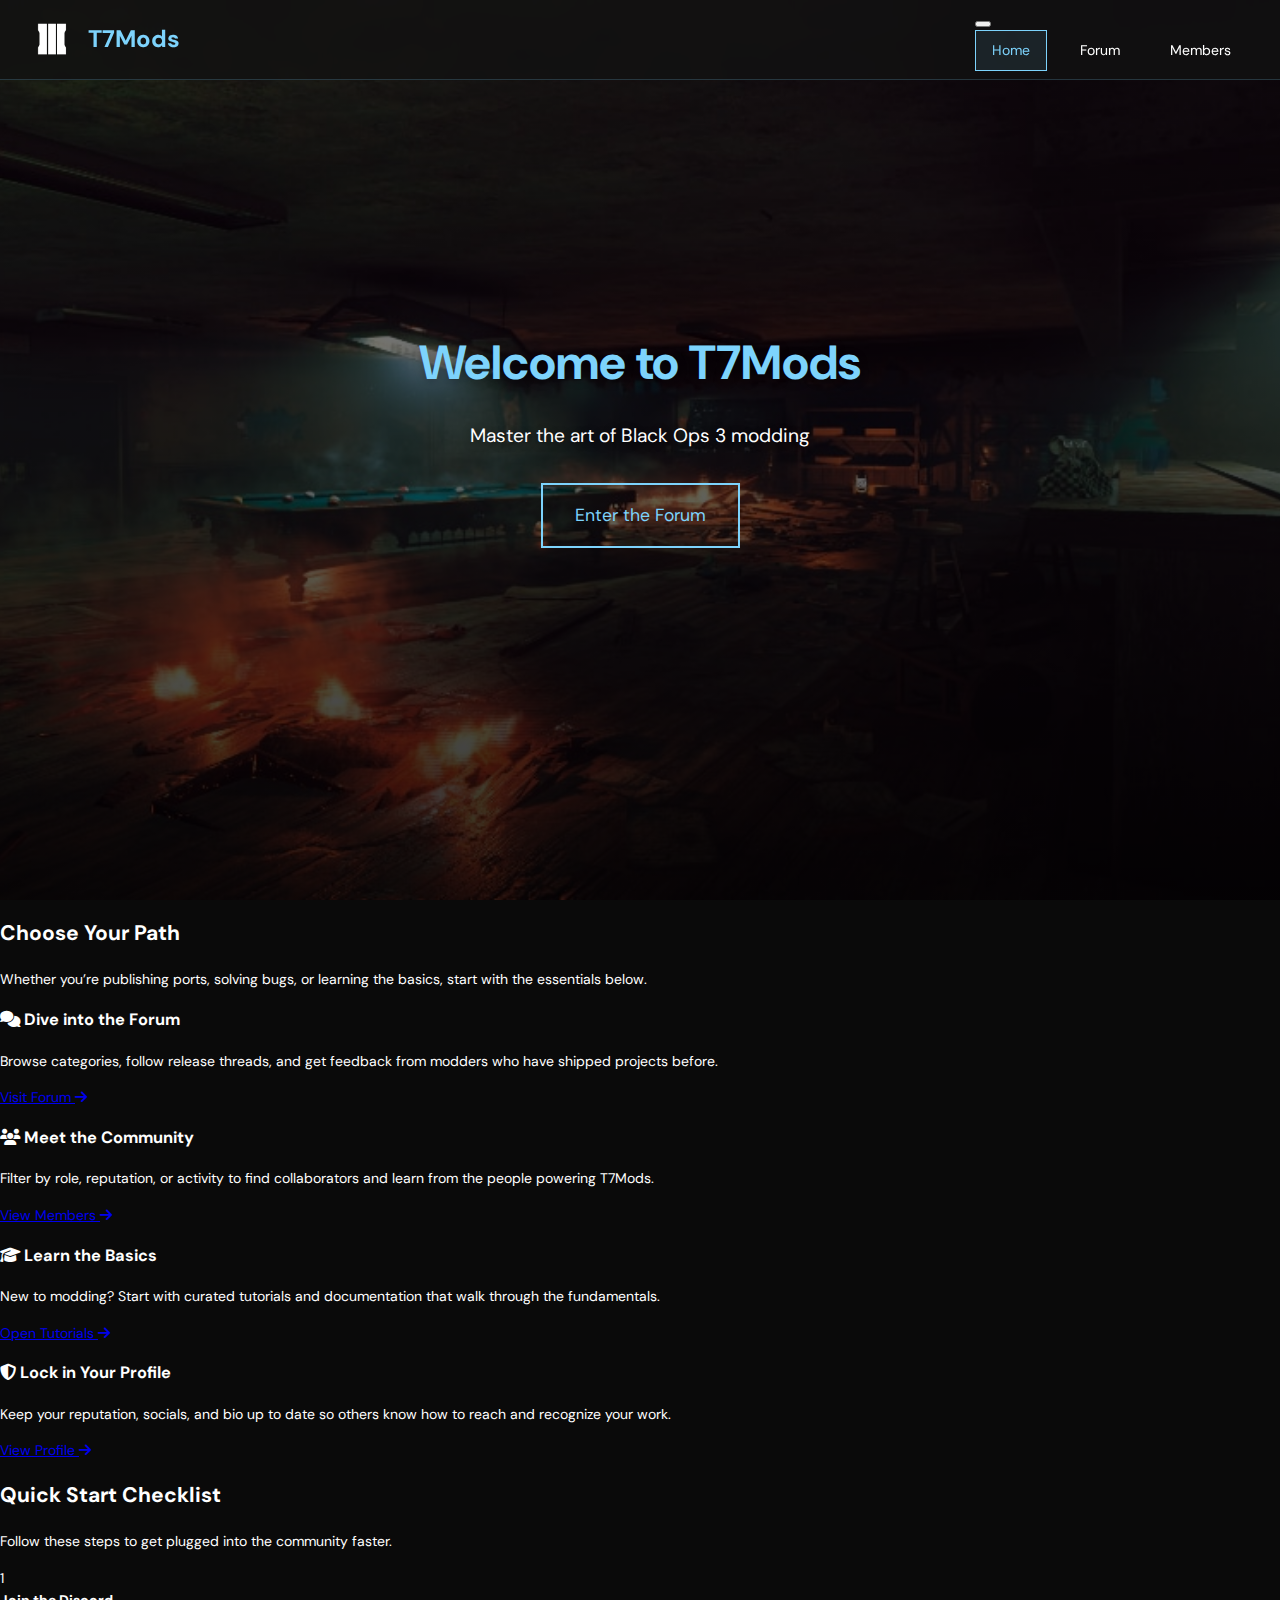
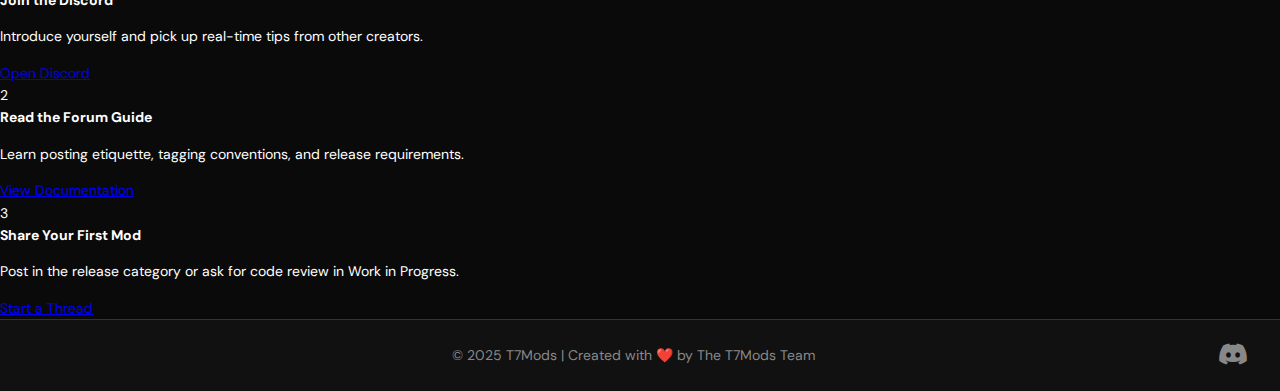
<file: index.html>
<!DOCTYPE html>
<html lang="en">
<head>
  <meta charset="UTF-8">
  <meta name="viewport" content="width=device-width, initial-scale=1.0">
  <title>T7Mods</title>
  <link rel="icon" type="image/png" href="assets/images/logo.png">
  <link rel="stylesheet" href="styles.css">
  <link href="https://fonts.googleapis.com/css2?family=DM+Sans:ital,opsz,wght@0,9..40,100..1000;1,9..40,100..1000&display=swap" rel="stylesheet">
  <link rel="stylesheet" href="https://cdnjs.cloudflare.com/ajax/libs/font-awesome/6.5.1/css/all.min.css">
  <script async src="https://www.googletagmanager.com/gtag/js?id=G-KT2RYZD2BN"></script>
  <script>
    window.dataLayer = window.dataLayer || [];
    function gtag(){dataLayer.push(arguments);}
    gtag('js', new Date());
    gtag('config', 'G-KT2RYZD2BN');
  </script>
</head>
<body>
  <nav>
    <div class="logo">
      <img src="assets/images/logo.png" alt="T7Mods Logo" class="logo-img">
      T7Mods
    </div>
    <div class="nav-group">
      <button class="nav-toggle" type="button" aria-expanded="false" aria-label="Toggle navigation">
        <span class="nav-toggle-bar"></span>
        <span class="nav-toggle-bar"></span>
        <span class="nav-toggle-bar"></span>
      </button>
      <div class="nav-menu">
        <div class="nav-links">
          <a href="/">Home</a>
          <a href="/forum">Forum</a>
          <a href="/members">Members</a>
        </div>
      </div>
    </div>
  </nav>
  
  <div class="hero">
    <div class="hero-bg active" style="background-image: url('assets/images/community_maps/community_map_1.jpg')"></div>
    <div class="hero-bg" style="background-image: url('assets/images/community_maps/community_map_2.jpg')"></div>
    <div class="hero-bg" style="background-image: url('assets/images/community_maps/community_map_3.jpg')"></div>
    <div class="container">
      <h1>Welcome to T7Mods</h1>
      <p class="subtitle">Master the art of Black Ops 3 modding</p>
      <div class="cta-buttons">
        <a href="/forum" class="cta-button">Enter the Forum</a>
      </div>
    </div>
  </div>
  
  <main>
    <div class="page-shell">
      <section class="page-section">
        <div class="section-header">
          <h2>Choose Your Path</h2>
          <p>Whether you’re publishing ports, solving bugs, or learning the basics, start with the essentials below.</p>
        </div>
        <div class="layout-grid portal-grid">
          <article class="quick-link-card">
            <h3><i class="fas fa-comments"></i> Dive into the Forum</h3>
            <p>Browse categories, follow release threads, and get feedback from modders who have shipped projects before.</p>
            <a class="cta-inline" href="/forum">
              Visit Forum <i class="fas fa-arrow-right"></i>
            </a>
          </article>
          <article class="quick-link-card">
            <h3><i class="fas fa-users"></i> Meet the Community</h3>
            <p>Filter by role, reputation, or activity to find collaborators and learn from the people powering T7Mods.</p>
            <a class="cta-inline" href="/members">
              View Members <i class="fas fa-arrow-right"></i>
            </a>
          </article>
          <article class="quick-link-card">
            <h3><i class="fas fa-graduation-cap"></i> Learn the Basics</h3>
            <p>New to modding? Start with curated tutorials and documentation that walk through the fundamentals.</p>
            <a class="cta-inline" href="/content/tutorials/index.txt" target="_blank" rel="noopener">
              Open Tutorials <i class="fas fa-arrow-right"></i>
            </a>
          </article>
          <article class="quick-link-card">
            <h3><i class="fas fa-shield-alt"></i> Lock in Your Profile</h3>
            <p>Keep your reputation, socials, and bio up to date so others know how to reach and recognize your work.</p>
            <a class="cta-inline" href="/profile.html">
              View Profile <i class="fas fa-arrow-right"></i>
            </a>
          </article>
        </div>
      </section>

      <section class="page-section quick-start">
        <div class="section-header">
          <h2>Quick Start Checklist</h2>
          <p>Follow these steps to get plugged into the community faster.</p>
        </div>
        <div class="quick-start-grid surface-card surface-card--compact">
          <div class="quick-start-item">
            <span class="badge">1</span>
            <div>
              <strong>Join the Discord</strong>
              <p>Introduce yourself and pick up real-time tips from other creators.</p>
              <a href="https://discord.gg/twPys8Y6pZ" target="_blank" rel="noopener">Open Discord</a>
            </div>
          </div>
          <div class="quick-start-item">
            <span class="badge">2</span>
            <div>
              <strong>Read the Forum Guide</strong>
              <p>Learn posting etiquette, tagging conventions, and release requirements.</p>
              <a href="/content/docs/index.txt" target="_blank" rel="noopener">View Documentation</a>
            </div>
          </div>
          <div class="quick-start-item">
            <span class="badge">3</span>
            <div>
              <strong>Share Your First Mod</strong>
              <p>Post in the release category or ask for code review in Work in Progress.</p>
              <a href="/forum">Start a Thread</a>
            </div>
          </div>
        </div>
      </section>
    </div>
  </main>

  <footer>
    <div class="footer-bottom">
      <p>© 2025 T7Mods | Created with ❤️ by The T7Mods Team</p>
      <a href="https://discord.gg/twPys8Y6pZ" class="footer-discord" target="_blank">
        <i class="fab fa-discord"></i>
      </a>
    </div>
  </footer>
  <script type="module" src="scripts/nav.js"></script>
  <script src="scripts/hero.js"></script>
</body>
</html>
</file>
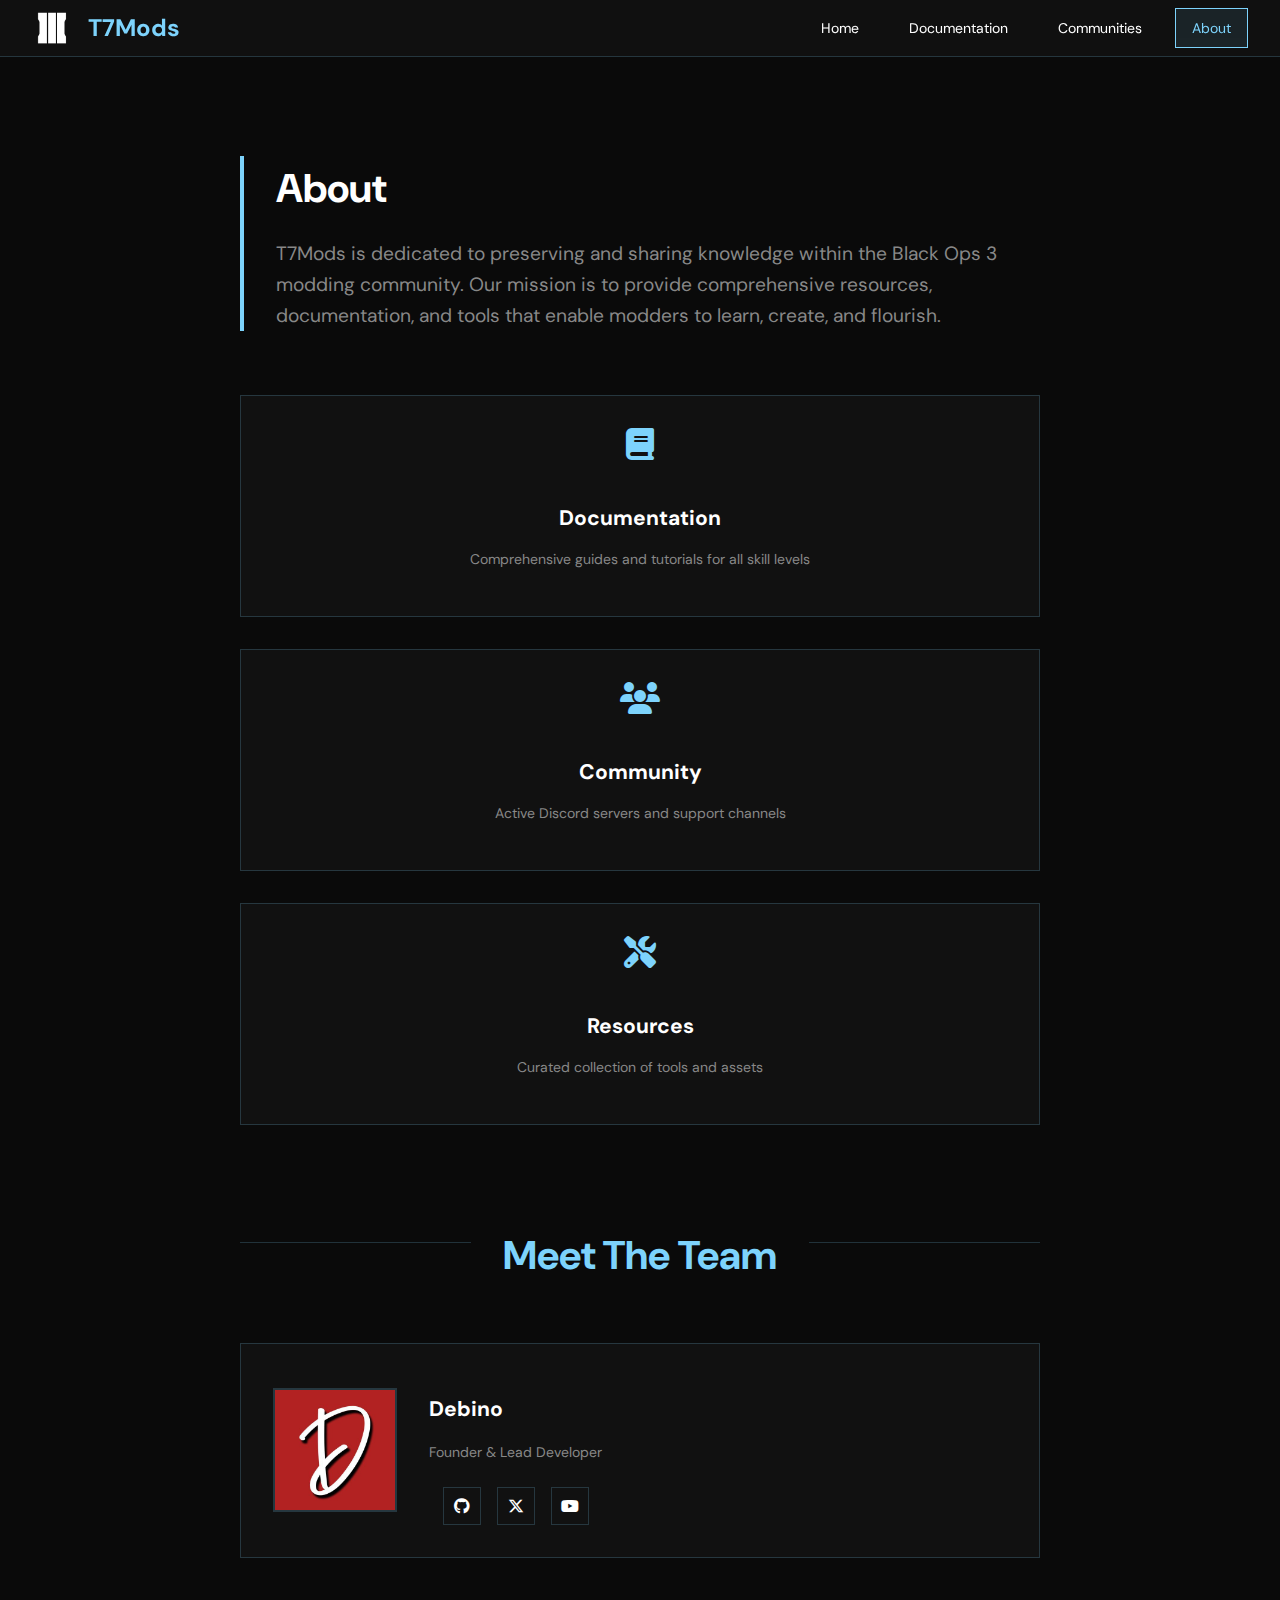
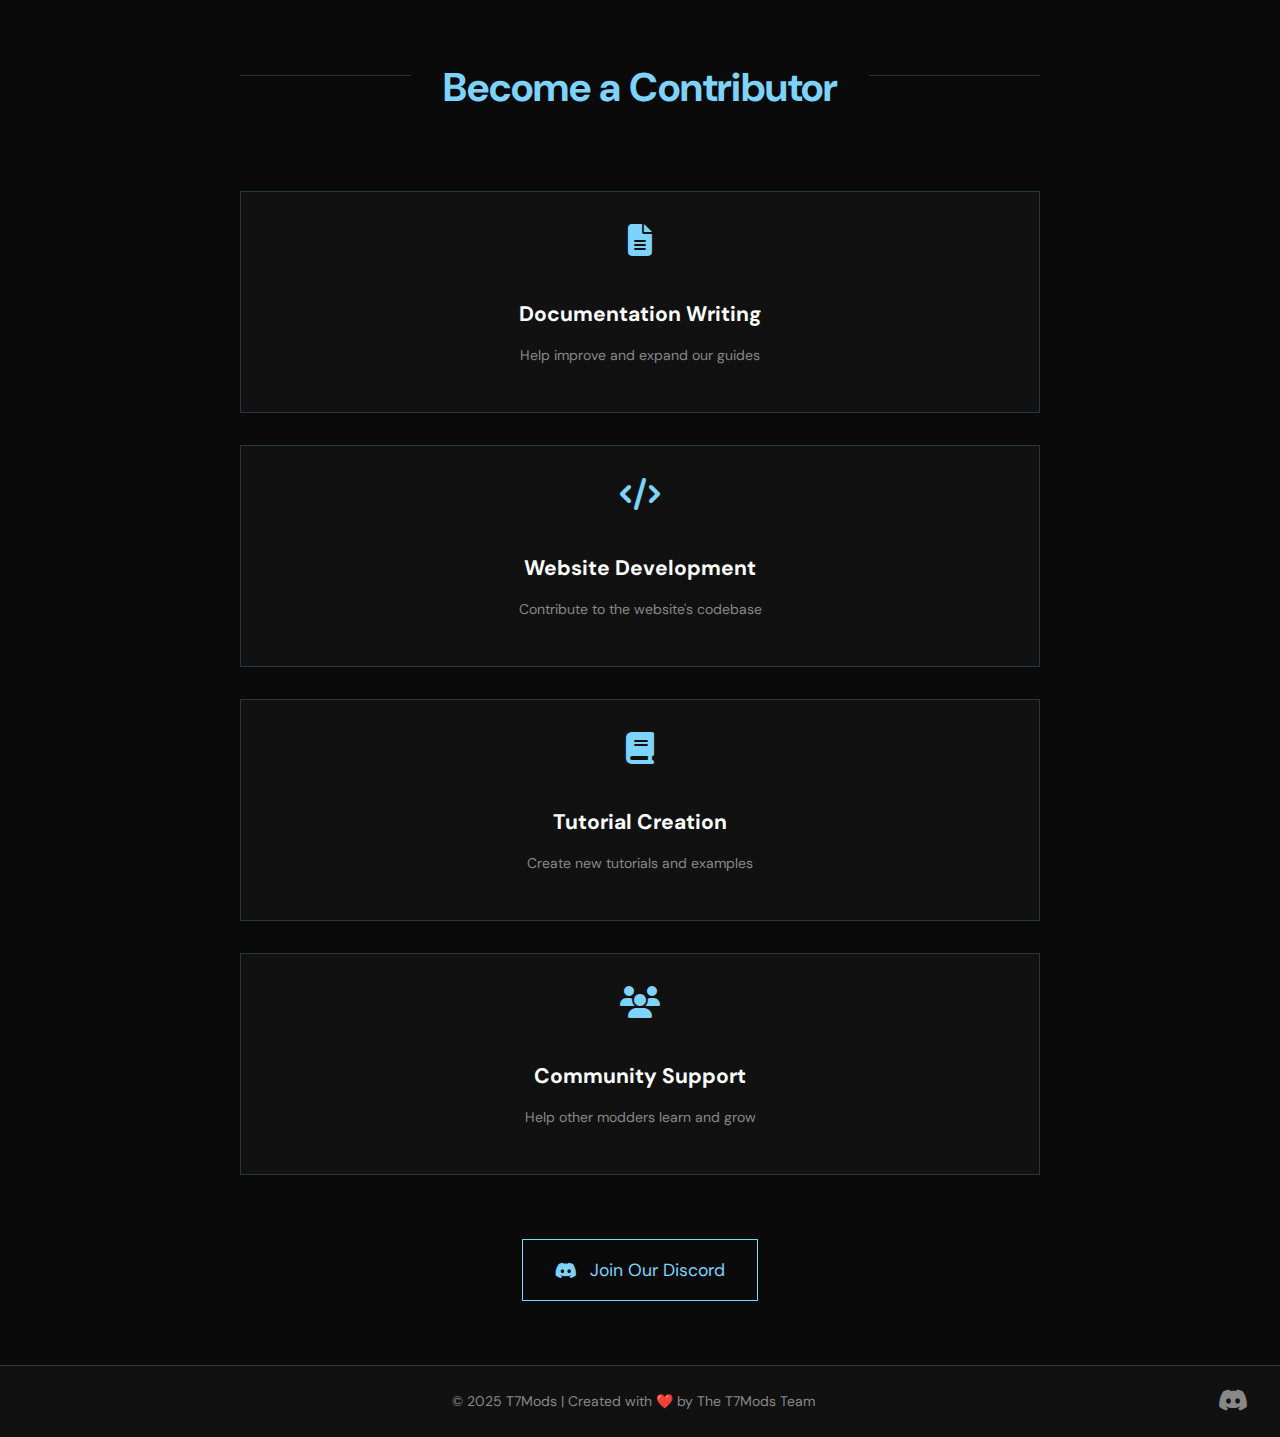
<file: about.html>
<!DOCTYPE html>
<html lang="en">
<head>
  <meta charset="UTF-8">
  <meta name="viewport" content="width=device-width, initial-scale=1.0">
  <title>About - T7Mods Mods</title>
  <link rel="icon" type="image/png" href="assets/images/logo.png">
  <link rel="stylesheet" href="styles.css">
  <link rel="stylesheet" href="https://cdnjs.cloudflare.com/ajax/libs/font-awesome/6.5.1/css/all.min.css">
  <link href="https://fonts.googleapis.com/css2?family=DM+Sans:ital,opsz,wght@0,9..40,100..1000;1,9..40,100..1000&display=swap" rel="stylesheet">
</head>
<body>
  <nav>
    <div class="logo">
      <img src="assets/images/logo.png" alt="T7Mods Logo" class="logo-img">
      T7Mods
    </div>
    <div class="nav-links">
      <a href="/">Home</a>
      <a href="/docs">Documentation</a>
      <a href="/communities">Communities</a>
      <a href="/about" class="active">About</a>
    </div>
  </nav>

  <div class="main-content">
    <div class="about-container">
      <section class="about-intro">
        <h1>About</h1>
        <p>T7Mods is dedicated to preserving and sharing knowledge within the Black Ops 3 modding community. Our mission is to provide comprehensive resources, documentation, and tools that enable modders to learn, create, and flourish.</p>
      </section>

      <section class="about-features">
        <div class="feature">
          <i class="fas fa-book"></i>
          <div>
            <h2>Documentation</h2>
            <p>Comprehensive guides and tutorials for all skill levels</p>
          </div>
        </div>

        <div class="feature">
          <i class="fas fa-users"></i>
          <div>
            <h2>Community</h2>
            <p>Active Discord servers and support channels</p>
          </div>
        </div>

        <div class="feature">
          <i class="fas fa-tools"></i>
          <div>
            <h2>Resources</h2>
            <p>Curated collection of tools and assets</p>
          </div>
        </div>
      </section>

      <section class="about-team">
        <div class="team-header">
          <h2>Meet The Team</h2>
          <div class="header-line"></div>
        </div>
        <div class="team-info">
          <img src="assets/images/debino_400x400.jpg" alt="Debino's Avatar">
          <div class="team-details">
            <h2>Debino</h2>
            <p>Founder & Lead Developer</p>
            <div class="social-links">
              <a href="https://github.com/Debinno" target="_blank" class="social-icon">
                <i class="fab fa-github"></i>
              </a>
              <a href="https://x.com/xexdebino" target="_blank" class="social-icon">
                <i class="fab fa-x-twitter"></i>
              </a>
              <a href="https://www.youtube.com/@Debino_" target="_blank" class="social-icon">
                <i class="fab fa-youtube"></i>
              </a>
            </div>
          </div>
        </div>
      </section>

      <div class="team-header">
        <h2>Become a Contributor</h2>
        <div class="header-line"></div>
      </div>
      
      <section class="about-features">
        <div class="feature">
          <i class="fas fa-file-alt"></i>
          <div>
            <h2>Documentation Writing</h2>
            <p>Help improve and expand our guides</p>
          </div>
        </div>

        <div class="feature">
          <i class="fas fa-code"></i>
          <div>
            <h2>Website Development</h2>
            <p>Contribute to the website's codebase</p>
          </div>
        </div>

        <div class="feature">
          <i class="fas fa-book"></i>
          <div>
            <h2>Tutorial Creation</h2>
            <p>Create new tutorials and examples</p>
          </div>
        </div>

        <div class="feature">
          <i class="fas fa-users"></i>
          <div>
            <h2>Community Support</h2>
            <p>Help other modders learn and grow</p>
          </div>
        </div>
      </section>

      <div class="contribute-cta">
        <a href="https://discord.gg/twPys8Y6pZ" target="_blank" class="cta-button">
          <i class="fab fa-discord"></i> Join Our Discord
        </a>
      </div>
    </div>
  </div>

  <footer>
    <div class="footer-bottom">
      <p>© 2025 T7Mods | Created with ❤️ by The T7Mods Team</p>
      <a href="https://discord.gg/twPys8Y6pZ" class="footer-discord" target="_blank">
        <i class="fab fa-discord"></i>
      </a>
    </div>
  </footer>
</body>
</html>
</file>
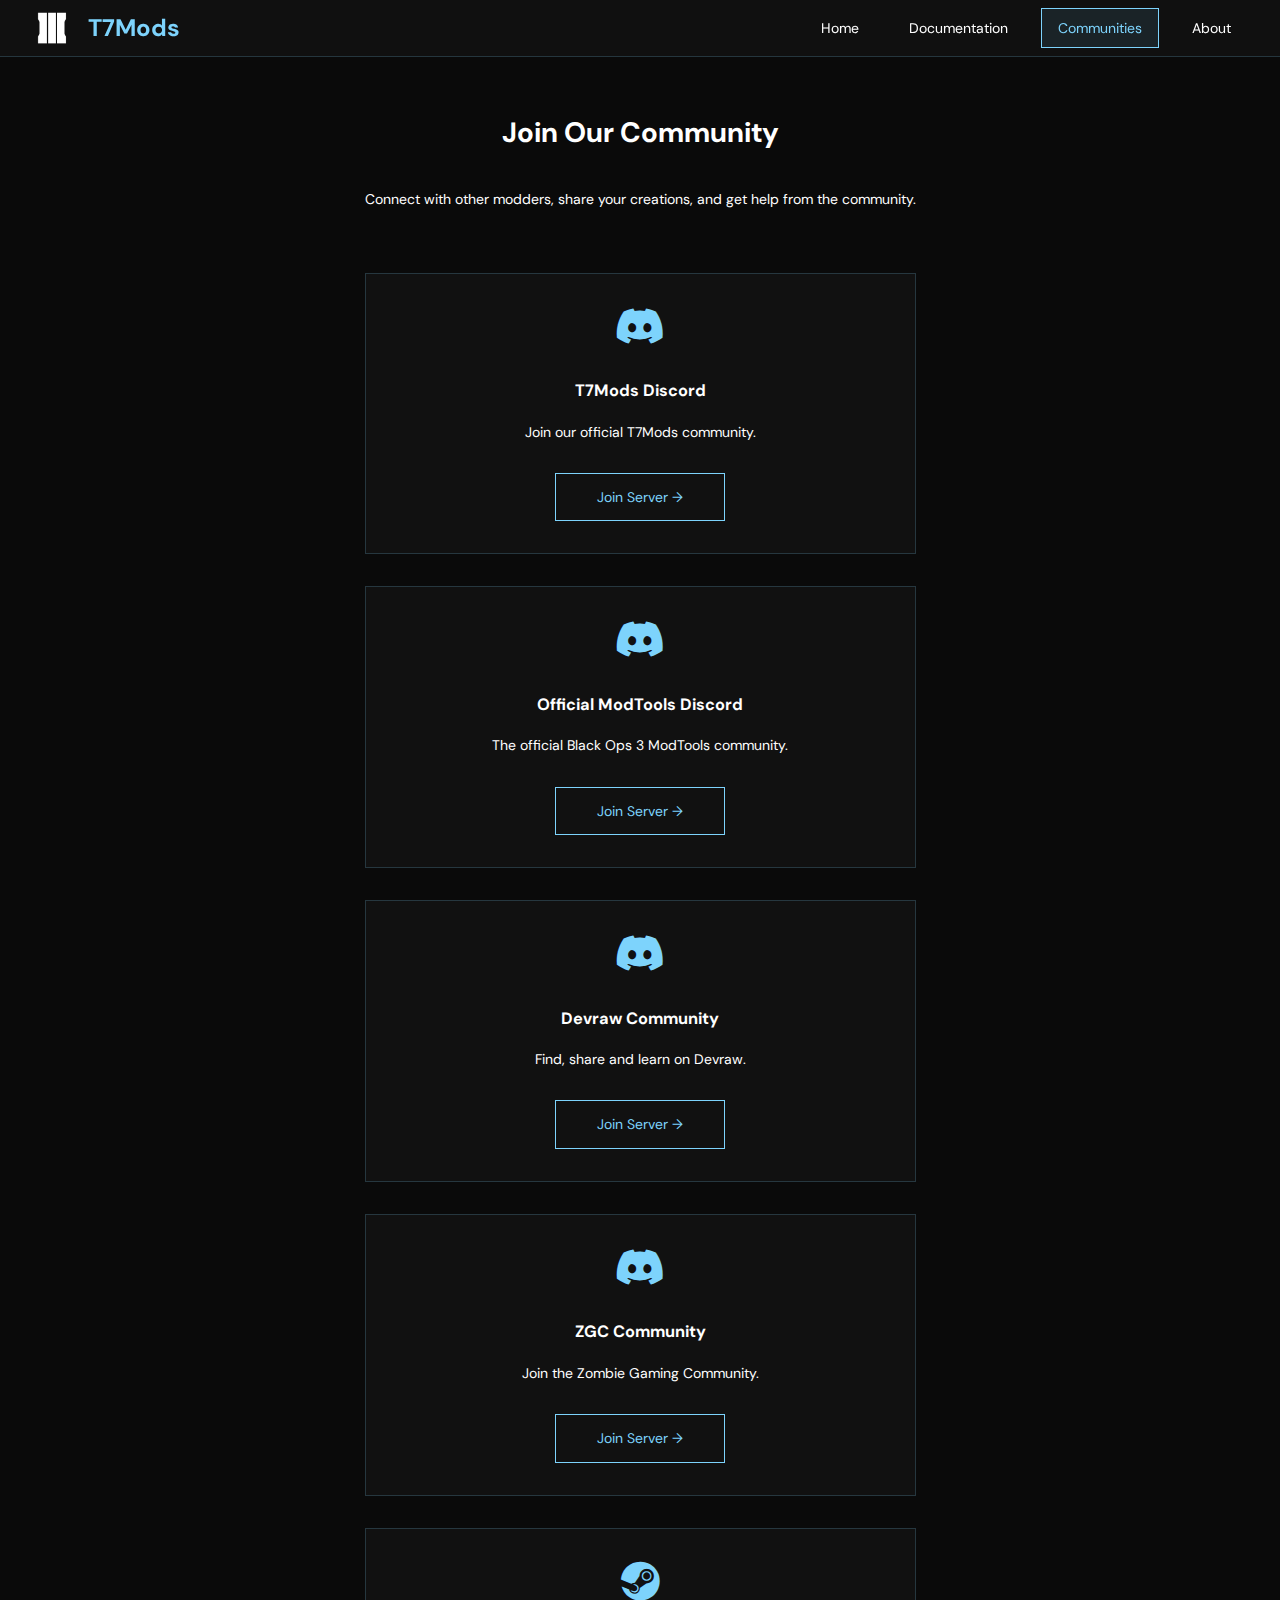
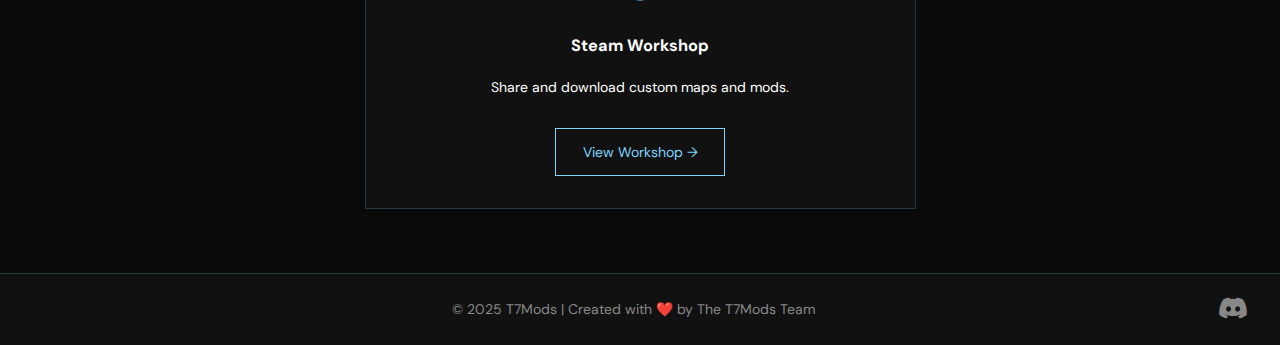
<file: communities.html>
<!DOCTYPE html>
<html lang="en">
<head>
  <meta charset="UTF-8">
  <meta name="viewport" content="width=device-width, initial-scale=1.0">
  <title>Community - T7Mods</title>
  <link rel="icon" type="image/png" href="assets/images/logo.png">
  <link rel="stylesheet" href="styles.css">
  <link href="https://fonts.googleapis.com/css2?family=DM+Sans:ital,opsz,wght@0,9..40,100..1000;1,9..40,100..1000&display=swap" rel="stylesheet">
  <link rel="stylesheet" href="https://cdnjs.cloudflare.com/ajax/libs/font-awesome/6.5.1/css/all.min.css">
</head>
<body>
  <nav>
    <div class="logo">
      <img src="assets/images/logo.png" alt="T7Mods Logo" class="logo-img">
      T7Mods
    </div>
    <div class="nav-links">
      <a href="/">Home</a>
      <a href="/docs">Documentation</a>
      <a href="/communities" class="active">Communities</a>
      <a href="/about">About</a>
    </div>
  </nav>

  <div class="main-content centered">
    <h1>Join Our Community</h1>
    <p>Connect with other modders, share your creations, and get help from the community.</p>
    
    <div class="contact-grid">
      <div class="contact-card">
        <i class="fab fa-discord"></i>
        <h3>T7Mods Discord</h3>
        <p>Join our official T7Mods community.</p>
        <a href="https://discord.gg/twPys8Y6pZ" class="contact-link">Join Server →</a>
      </div>

      <div class="contact-card">
        <i class="fab fa-discord"></i>
        <h3>Official ModTools Discord</h3>
        <p>The official Black Ops 3 ModTools community.</p>
        <a href="https://discord.gg/SQa2zefkXP" class="contact-link">Join Server →</a>
      </div>
      
      <div class="contact-card">
        <i class="fab fa-discord"></i>
        <h3>Devraw Community</h3>
        <p>Find, share and learn on Devraw.</p>
        <a href="https://discord.com/invite/83mHWAakDc" class="contact-link">Join Server →</a>
      </div>
      
      <div class="contact-card">
        <i class="fab fa-discord"></i>
        <h3>ZGC Community</h3>
        <p>Join the Zombie Gaming Community.</p>
        <a href="https://discord.gg/RQyYacjhpD" class="contact-link">Join Server →</a>
      </div>

      <div class="contact-card">
        <i class="fab fa-steam"></i>
        <h3>Steam Workshop</h3>
        <p>Share and download custom maps and mods.</p>
        <a href="https://steamcommunity.com/app/311210/workshop/" class="contact-link">View Workshop →</a>
      </div>
    </div>
  </div>

  <footer>
    <div class="footer-bottom">
      <p>© 2025 T7Mods | Created with ❤️ by The T7Mods Team</p>
      <a href="https://discord.gg/twPys8Y6pZ" class="footer-discord" target="_blank">
        <i class="fab fa-discord"></i>
      </a>
    </div>
  </footer>
</body>
</html>
</file>
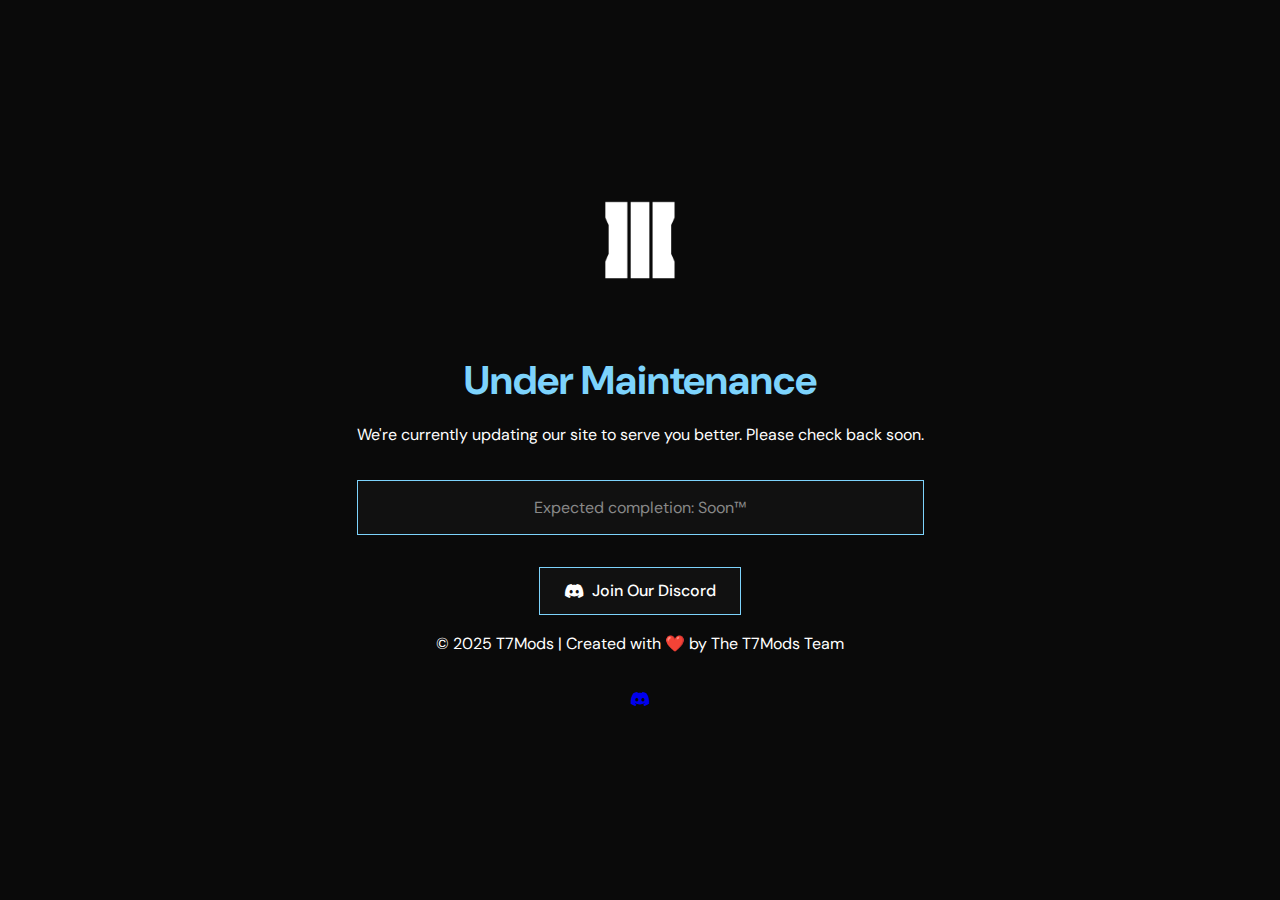
<file: maintenance.html>
<!DOCTYPE html>
<html lang="en">
<head>
  <meta charset="UTF-8">
  <meta name="viewport" content="width=device-width, initial-scale=1.0">
  <title>Maintenance - T7 Mods</title>
  <link href="https://fonts.googleapis.com/css2?family=DM+Sans:ital,opsz,wght@0,9..40,100..1000;1,9..40,100..1000&display=swap" rel="stylesheet">
  <link rel="stylesheet" href="https://cdnjs.cloudflare.com/ajax/libs/font-awesome/6.5.1/css/all.min.css">
  <script async src="https://www.googletagmanager.com/gtag/js?id=G-KT2RYZD2BN"></script>
  <script>
    window.dataLayer = window.dataLayer || [];
    function gtag(){dataLayer.push(arguments);}
    gtag('js', new Date());
    gtag('config', 'G-KT2RYZD2BN');
  </script>
  <style>
    :root {
      --primary: #7dd3fc;
      --primary-dark: #38bdf8;
      --bg-dark: #0a0a0a;
      --bg-light: #111111;
      --text: #ffffff;
      --text-muted: #888888;
      --border-color: rgba(125, 211, 252, 0.2);
    }
    
    body {
      margin: 0;
      padding: 0;
      font-family: 'DM Sans', sans-serif;
      background: var(--bg-dark);
      color: var(--text);
      min-height: 100vh;
      display: flex;
      align-items: center;
      justify-content: center;
    }

    .maintenance-container {
      text-align: center;
      padding: 2rem;
      max-width: 600px;
    }

    .logo {
      width: 100px;
      margin-bottom: 2rem;
    }

    h1 {
      color: var(--primary);
      font-size: 2.5rem;
      margin-bottom: 1rem;
    }

    p {
      margin-bottom: 2rem;
      line-height: 1.6;
      color: var(--text);
    }

    .status {
      background: var(--bg-light);
      padding: 1rem;
      border: 1px solid var(--primary);
      margin-bottom: 2rem;
      color: var(--text-muted);
    }

    .discord-link {
      display: inline-flex;
      align-items: center;
      gap: 0.5rem;
      background: var(--bg-light);
      color: var(--text);
      padding: 0.8rem 1.5rem;
      text-decoration: none;
      border: 1px solid var(--primary);
      transition: all 0.3s ease;
      font-weight: 500;
    }

    .discord-link:hover {
      background: var(--primary);
      color: var(--bg-dark);
      transform: translateY(-2px);
    }

    .footer {
      margin-top: 3rem;
      color: var(--text-muted);
      font-size: 0.9rem;
    }
  </style>
</head>
<body>
  <div class="maintenance-container">
    <img src="assets/images/logo.png" alt="T7Mods Logo" class="logo">
    <h1>Under Maintenance</h1>
    <p>We're currently updating our site to serve you better. Please check back soon.</p>
    <div class="status">
      Expected completion: Soon™
    </div>
    <a href="https://discord.gg/twPys8Y6pZ" class="discord-link" target="_blank">
      <i class="fab fa-discord"></i>
      Join Our Discord
    </a>
    <div class="footer-bottom">
      <p>© 2025 T7Mods | Created with ❤️ by The T7Mods Team</p>
      <a href="https://discord.gg/twPys8Y6pZ" class="footer-discord" target="_blank">
        <i class="fab fa-discord"></i>
      </a>
    </div>
  </div>
</body>
</html>
</file>
<file: styles.css>
:root {
  /* Primary Colors */
  --primary: #7dd3fc;
  --primary-dark: #38bdf8;
  
  /* Background Colors */
  --bg-dark: #0a0a0a;
  --bg-light: #111111;
  --nav-bg: rgba(0, 0, 0, 0.95);
  
  /* Text Colors */
  --text: #ffffff;
  --text-muted: #888888;
  
  /* Borders */
  --border-color: rgba(125, 211, 252, 0.2);
}

/* Base Styles */
body {
  min-height: 100vh;
  display: flex;
  flex-direction: column;
  margin: 0;
  font-family: 'DM Sans', sans-serif;
  background-color: var(--bg-dark);
  color: var(--text);
  line-height: 1.6;
  overflow-x: hidden;
  width: 100%;
  padding: 0;
  font-size: 14px;
}

/* Navigation */
nav {
  position: absolute;
  top: 0;
  left: 0;
  right: 0;
  z-index: 10;
  background: rgba(17, 17, 17, 0.8);
  backdrop-filter: blur(8px);
  border-bottom: 1px solid var(--border-color);
  display: flex;
  justify-content: space-between;
  align-items: center;
  padding: 0.5rem 2rem;
}

.logo {
  display: flex;
  align-items: center;
  gap: 1rem;
  color: var(--primary);
  font-size: 1.5rem;
  font-weight: 700;
  transition: transform 0.3s ease;
}

.logo:hover {
  transform: scale(1.05);
}

.logo-img {
  height: 40px;
}

.nav-links {
  display: flex;
  gap: 1rem;
}

.nav-links a {
  color: var(--text);
  text-decoration: none;
  padding: 0.5rem 1rem;
  transition: all 0.3s ease;
  border: 1px solid transparent;
}

.nav-links a:hover, .nav-links a.active {
  color: var(--primary);
  border-color: var(--primary);
  background: rgba(125, 211, 252, 0.1);
}

/* Hero Section */
.hero {
  position: relative;
  height: 100vh;
  display: flex;
  align-items: center;
  text-align: center;
  margin-top: 0;
  overflow: hidden;
}

.hero-bg {
  position: absolute;
  top: 0;
  left: 0;
  width: 100%;
  height: 100%;
  background-size: cover;
  background-position: center;
  opacity: 0;
  transition: opacity 1s ease-in-out;
  z-index: 1;
}

.hero-bg.active {
  opacity: 1;
}

.hero-bg::after {
  content: '';
  position: absolute;
  top: 0;
  left: 0;
  width: 100%;
  height: 100%;
  background: linear-gradient(
    180deg, 
    rgba(0, 0, 0, 0.4) 0%,
    rgba(0, 0, 0, 0.6) 50%,
    rgba(0, 0, 0, 0.8) 100%
  );
  transition: background 0.5s ease;
}

.hero-bg:hover::after {
  background: linear-gradient(
    180deg, 
    rgba(0, 0, 0, 0.3) 0%,
    rgba(0, 0, 0, 0.5) 50%,
    rgba(0, 0, 0, 0.7) 100%
  );
}

.container {
  position: relative;
  z-index: 2;
  width: 100%;
  padding: 0 2rem;
  margin-top: -60px;
}

.hero h1 {
  font-size: 3rem;
  margin-bottom: 1rem;
  color: var(--primary);
  text-shadow: 0 2px 10px rgba(0, 0, 0, 0.3);
}

.subtitle {
  font-size: 1.2rem;
  color: var(--text);
  margin-bottom: 2rem;
  text-shadow: 0 2px 8px rgba(0, 0, 0, 0.4);
}

/* CTA Buttons */
.cta-buttons {
  display: flex;
  gap: 1rem;
  justify-content: center;
}

.cta-button {
  display: inline-block;
  padding: 1rem 2rem;
  font-size: 1.1rem;
  text-decoration: none;
  border: 2px solid var(--primary);
  color: var(--primary);
  transition: all 0.3s ease;
}

.cta-button:hover {
  background: var(--primary);
  color: var(--bg-dark);
}

.cta-button.secondary {
  border-color: var(--text);
  color: var(--text);
}

.cta-button.secondary:hover {
  background: var(--text);
  color: var(--bg-dark);
}

/* Sidebar */
.sidebar {
  position: fixed;
  left: 0;
  top: 60px;
  width: 260px;
  height: calc(100vh - 120px);
  background: var(--bg-light);
  border-right: 1px solid var(--border-color);
  padding: 0.75rem;
  overflow-y: scroll;
  z-index: 100;
  scrollbar-width: thin;
  scrollbar-color: var(--primary) var(--bg-dark);
}

.sidebar::-webkit-scrollbar {
  width: 6px;
}

.sidebar::-webkit-scrollbar-track {
  background: var(--bg-dark);
}

.sidebar::-webkit-scrollbar-thumb {
  background-color: var(--primary);
  border-radius: 4px;
}

.sidebar h2 {
  color: var(--primary);
  margin-bottom: 1.5rem;
  padding-bottom: 1rem;
  border-bottom: 1px solid var(--border-color);
}

.doc-links {
  display: flex;
  flex-direction: column;
}

.doc-links h3 {
  color: var(--primary);
  margin: 1.5rem 0 0.5rem;
  font-size: 1.1rem;
}

.doc-links a {
  color: var(--text);
  text-decoration: none;
  padding: 0.5rem;
  margin: 0.2rem 0;
  transition: all 0.3s ease;
  border: 1px solid transparent;
  padding: 0.75rem 1rem;
}

.doc-links a:hover, .doc-links a.active {
  color: var(--primary);
  background: rgba(125, 211, 252, 0.1);
  border-color: var(--primary);
  transform: translateX(5px);
}

/* Main Content */
.main-content {
  flex: 1;
  margin-bottom: 2rem;
  margin-top: 60px;
  padding: 2rem;
  max-width: 1200px;
  margin-left: auto;
  margin-right: auto;
  min-height: calc(100vh - 60px);
  display: flex;
  flex-direction: column;
}

/* Adjust content when sidebar is present */
.sidebar + .main-content {
  margin-left: 300px;
  margin-right: 40px;
  max-width: none;
}

.main-content.centered {
  text-align: center;
}

/* Feature Cards */
.features {
  display: grid;
  grid-template-columns: repeat(auto-fit, minmax(300px, 1fr));
  gap: 2rem;
  padding: 2rem;
  max-width: 1200px;
  margin: 0 auto;
}

.feature-card {
  background: var(--bg-light);
  padding: 2rem;
  border: 1px solid var(--border-color);
  transition: all 0.3s ease;
  text-align: center;
}

.feature-card:hover {
  border-color: var(--primary);
  transform: translateY(-5px);
}

.feature-card img {
  width: 100%;
  max-width: 200px;
  height: auto;
  margin-bottom: 1rem;
}

/* Documentation Grid */
.doc-grid {
  display: grid;
  grid-template-columns: repeat(auto-fit, minmax(280px, 1fr));
  gap: 2rem;
  margin-top: 3rem;
}

.doc-card {
  background: var(--bg-light);
  padding: 2rem;
  border: 1px solid var(--border-color);
  transition: all 0.3s ease;
  text-align: center;
}

.doc-card:hover {
  border-color: var(--primary);
  transform: translateY(-5px);
}

.doc-card img {
  width: 100%;
  max-width: 200px;
  height: auto;
  margin-bottom: 1rem;
}

.doc-link {
  display: inline-block;
  margin-top: 1rem;
  padding: 0.75rem 1.5rem;
  color: var(--primary);
  text-decoration: none;
  border: 1px solid var(--primary);
  transition: all 0.3s ease;
  min-width: 150px;
}

.doc-link:hover {
  background: rgba(125, 211, 252, 0.1);
  transform: translateX(5px);
  border-color: var(--primary);
}

/* Contact Grid */
.contact-grid {
  display: grid;
  grid-template-columns: repeat(auto-fit, minmax(280px, 1fr));
  gap: 2rem;
  margin-top: 3rem;
}

.contact-card {
  background: var(--bg-light);
  padding: 2rem;
  border: 1px solid var(--border-color);
  transition: transform 0.3s ease, box-shadow 0.3s ease;
  text-align: center;
}

.contact-card:hover {
  transform: translateY(-5px);
  box-shadow: 0 8px 24px rgba(125, 211, 252, 0.15);
}

.contact-card i {
  font-size: 2.5rem;
  color: var(--primary);
  margin-bottom: 1rem;
}

.contact-link {
  display: inline-block;
  margin-top: 1rem;
  padding: 0.75rem 1.5rem;
  color: var(--primary);
  text-decoration: none;
  border: 1px solid var(--primary);
  transition: all 0.3s ease;
  min-width: 120px;
}

.contact-link:hover {
  background: rgba(125, 211, 252, 0.1);
  transform: translateX(5px);
  border-color: var(--primary);
}

/* Footer */
footer {
  margin-top: auto;
  width: 100%;
  background: var(--bg-light);
  border-top: 1px solid var(--border-color);
  padding: 0.5rem;
}

.footer-bottom {
  display: grid;
  grid-template-columns: auto 1fr auto;
  align-items: center;
  padding: 0.5rem 2rem;
  max-width: 1200px;
  margin: 0 auto;
  color: var(--text-muted);
}

.footer-bottom p {
  grid-column: 2;
  text-align: center;
  margin: 0;
}

.footer-discord {
  grid-column: 3;
  color: var(--text-muted);
  font-size: 1.5rem;
  transition: all 0.3s ease;
}

.footer-discord:hover {
  color: var(--primary);
  transform: translateY(-2px);
}

@media (max-width: 768px) {
  .footer-bottom {
    padding: 0.5rem;
  }
}

/* Responsive Design */
@media (max-width: 768px) {
  .sidebar {
    display: none;
  }
  
  .sidebar + .main-content {
    margin-left: auto;
    margin-right: auto;
  }
  
  .hero h1 {
    font-size: 2.5rem;
  }
  
  .cta-buttons {
    flex-direction: column;
  }
  
  .features, .doc-grid, .contact-grid {
    grid-template-columns: 1fr;
  }
}

/* Documentation Styles */
.markdown-content {
  max-width: 800px;
  line-height: 1.8;
}

.markdown-content h1 {
  color: var(--primary);
  font-size: 2rem;
  margin-bottom: 1.5rem;
  border-bottom: 1px solid var(--border-color);
  padding-bottom: 0.5rem;
}

.markdown-content h2 {
  color: var(--text);
  margin: 1.5rem 0 1rem;
  font-size: 1.2rem;
  font-weight: normal;
}

.markdown-content h3 {
  color: var(--text);
  font-size: 14px;
  margin: 1rem 0;
  font-weight: bold;
}

.markdown-content p {
  margin-bottom: 1.5rem;
}

.markdown-content code {
  display: block;
  background: #1e1e1e;
  color: #6a9955;
  padding: 1rem;
  margin: 1rem 0;
  border-radius: 4px;
  font-family: monospace;
  white-space: pre;
}

.markdown-content pre {
  background: var(--bg-light);
  padding: 1.5rem;
  border: 1px solid var(--border-color);
  border-radius: 4px;
  overflow-x: auto;
  margin: 1.5rem 0;
}

.markdown-content pre code {
  background: none;
  padding: 0;
  border-radius: 0;
}

.markdown-content ul, .markdown-content ol {
  margin: 1rem 0 1.5rem 2rem;
}

.markdown-content li {
  margin-bottom: 0.5rem;
}

.markdown-content blockquote {
  border-left: 4px solid var(--primary);
  padding-left: 1rem;
  margin: 1.5rem 0;
  color: var(--text-muted);
}

/* Improve sidebar styling */
.sidebar {
  background: var(--bg-dark);
  border-right: 1px solid var(--border-color);
}

.doc-links a {
  border-radius: 4px;
  padding: 0.75rem 1rem;
}

.doc-links a.active {
  background: rgba(125, 211, 252, 0.1);
  border-color: var(--primary);
  color: var(--primary);
}

#sidebar-links {
  display: flex;
  flex-direction: column;
}

#sidebar-links a {
  color: var(--text);
  text-decoration: none;
  padding: 0.5rem;
  margin: 0.2rem 0;
  transition: all 0.3s ease;
  border: 1px solid transparent;
  border-radius: 4px;
  padding: 0.75rem 1rem;
}

#sidebar-links a:hover, #sidebar-links a.active {
  color: var(--primary);
  background: rgba(125, 211, 252, 0.1);
  border-color: var(--primary);
  transform: translateX(5px);
}

.code-comment {
  background: #1e1e1e;
  color: #6a9955;
  padding: 1rem;
  margin: 1rem 0;
  border-radius: 4px;
  font-family: monospace;
  white-space: pre;
  overflow-x: auto;
}

.block-comment {
  background: #1e1e1e;
  color: #6a9955;
  padding: 1.5rem;
  margin: 1.5rem 0;
  border-radius: 4px;
  font-family: monospace;
  white-space: pre;
  line-height: 1.5;
}

.markdown-content h1 {
  color: var(--primary);
  margin: 2rem 0 1rem;
  font-size: 2.5rem;
}

.markdown-content h2 {
  color: var(--text);
  margin: 1.5rem 0 1rem;
  font-size: 1.8rem;
}

.markdown-content p {
  margin: 1rem 0;
  line-height: 1.6;
}

.visit-link {
  display: inline-flex;
  align-items: center;
  justify-content: center;
  gap: 6px;
  padding: 4px 12px;
  font-size: inherit;
  text-decoration: none;
  border: 1px solid var(--text);
  color: var(--text);
  transition: all 0.3s ease;
  border-radius: 4px;
  min-width: 60px;
}

.visit-link:hover {
  background: var(--text);
  color: var(--bg-dark);
  transform: translateY(-1px);
}

.visit-link i {
  font-size: inherit;
}

/* Add space between buttons */
.visit-link + .visit-link {
  margin-left: 8px;
}

.block-comment .visit-link {
  margin: 0 4px;
}

.doc-intro {
  margin-bottom: 3rem;
}

.doc-intro p {
  color: var(--text);
  margin: 1rem 0;
  line-height: 1.6;
}

.doc-intro ul {
  margin: 1rem 0 1.5rem 2rem;
  color: var(--text);
  line-height: 1.8;
}

.doc-intro li {
  margin: 0.5rem 0;
}

.scroll-indicator {
  position: absolute;
  bottom: 2rem;
  left: 50%;
  transform: translateX(-50%);
  color: var(--text-muted);
  font-size: 1.5rem;
  animation: bounce 2s infinite, pulse 2s infinite;
  z-index: 2;
}

@keyframes bounce {
  0%, 100% { transform: translateY(0) translateX(-50%); }
  50% { transform: translateY(-10px) translateX(-50%); }
}

@keyframes pulse {
  0%, 100% { opacity: 1; }
  50% { opacity: 0.5; }
}

.logo {
  transition: opacity 0.3s ease;
}

.logo:hover {
  opacity: 0.8;
}

/* Style inline links in markdown content */
.markdown-content a {
  color: var(--primary);
  text-decoration: none;
  font-size: inherit;
  border-bottom: 1px solid var(--primary);
  padding-bottom: 1px;
  transition: all 0.2s ease;
}

.markdown-content a:hover {
  opacity: 0.8;
  border-bottom-width: 2px;
}

/* Content Images */
.content-image {
  max-width: 100%;
  height: auto;
  border-radius: 8px;
  margin: 1rem 0;
  box-shadow: 0 4px 12px rgba(0, 0, 0, 0.2);
}

/* Download Link Button */
.download-link {
  display: inline-flex;
  align-items: center;
  justify-content: center;
  gap: 6px;
  padding: 4px 12px;
  font-size: inherit;
  text-decoration: none;
  border: 1px solid var(--primary);
  color: var(--primary);
  transition: all 0.3s ease;
  border-radius: 4px;
  min-width: 80px;
  text-align: center;
  width: fit-content;
  margin: auto;
}

.download-link:hover {
  background: var(--primary);
  color: var(--bg-dark);
  transform: translateY(-1px);
}

.download-link i {
  font-size: inherit;
}

/* Visit Link Button */
.visit-link {
  display: inline-flex;
  align-items: center;
  justify-content: center;
  gap: 6px;
  padding: 4px 12px;
  font-size: inherit;
  text-decoration: none;
  border: 1px solid var(--text);
  color: var(--text);
  transition: all 0.3s ease;
  border-radius: 4px;
  min-width: 60px;
  text-align: center;
  width: fit-content;
  margin: auto;
}

.visit-link:hover {
  background: var(--text);
  color: var(--bg-dark);
  transform: translateY(-1px);
}

.visit-link i {
  font-size: inherit;
}

/* Add space between buttons */
.download-link + .download-link,
.visit-link + .visit-link,
.download-link + .visit-link,
.visit-link + .download-link {
  margin-left: 8px;
}

.about-section {
  max-width: 800px;
  margin: 0 auto;
  padding: 2rem;
}

.about-section h2 {
  color: var(--primary);
  margin: 2rem 0 1rem;
}

.about-section ul {
  list-style-type: none;
  padding: 0;
  margin: 1rem 0;
}

.about-section li {
  margin: 0.5rem 0;
  padding-left: 1.5rem;
  position: relative;
}

.about-section li:before {
  content: '•';
  color: var(--primary);
  position: absolute;
  left: 0;
}

.team-member {
  text-align: center;
  padding: 3rem;
  background: var(--bg-light);
  border: 1px solid var(--border-color);
}

.team-avatar {
  width: 180px;
  height: 180px;
  margin-bottom: 1.5rem;
  border: 2px solid var(--border-color);
}

.team-member h3 {
  color: var(--primary);
  margin: 0.5rem 0;
}

.team-member p {
  color: var(--text-muted);
  margin: 0.5rem 0;
}

.social-links {
  display: flex;
  gap: 0.5rem;
  justify-content: center;
  margin-top: 1rem;
}

.social-icon {
  display: inline-flex;
  align-items: center;
  justify-content: center;
  width: 36px;
  height: 36px;
  background: var(--bg-light);
  border: 1px solid var(--border-color);
  transition: all 0.2s ease;
  text-decoration: none;
}

.social-icon i {
  font-size: 18px;
  color: var(--text);
}

.social-icon:hover {
  background: var(--primary);
  border-color: var(--primary);
}

.social-icon:hover i {
  color: var(--bg-dark);
}

.social-icon:hover {
  background: var(--primary);
  border-color: var(--primary);
  transform: translateY(-1px);
}

.social-icon:hover img {
  filter: brightness(0) invert(1);
}

.social-icon i {
  font-size: 1rem;
}

.about-hero {
  text-align: center;
  padding: 6rem 2rem;
  background: linear-gradient(rgba(0, 0, 0, 0.8), rgba(0, 0, 0, 0.8)), url('assets/images/community_maps/community_map_1.jpg');
  background-size: cover;
  background-position: center;
  color: white;
  margin: -2rem -2rem 2rem -2rem;
  border-bottom: 1px solid var(--border-color);
}

.about-hero h1 {
  font-size: 3.5rem;
  margin-bottom: 1rem;
  letter-spacing: -1px;
}

.about-hero .subtitle {
  font-size: 1.2rem;
  opacity: 0.9;
  max-width: 600px;
  margin: 0 auto;
}

.mission-card {
  background: var(--bg-light);
  padding: 3rem;
  border: 1px solid var(--border-color);
  margin-bottom: 4rem;
}

.mission-card h2 {
  display: flex;
  align-items: center;
  gap: 0.75rem;
  color: var(--primary);
  font-size: 1.8rem;
  margin-bottom: 1.5rem;
}

.offerings-grid {
  margin: 4rem 0;
}

.offerings-grid h2 {
  display: flex;
  align-items: center;
  gap: 0.75rem;
  color: var(--primary);
  font-size: 1.8rem;
  margin-bottom: 2rem;
}

.offerings-cards {
  display: grid;
  grid-template-columns: repeat(auto-fit, minmax(250px, 1fr));
  gap: 2px;
  border: 1px solid var(--border-color);
}

.offering-card {
  background: var(--bg-light);
  padding: 2rem;
  border: 1px solid var(--border-color);
  text-align: center;
  transition: all 0.3s ease;
}

.offering-card:hover {
  background: var(--bg-dark);
  transform: translateY(-2px);
}

.offering-card i {
  font-size: 2rem;
  color: var(--primary);
  margin-bottom: 1rem;
}

.team-section {
  margin: 4rem 0;
}

.team-section h2 {
  display: flex;
  align-items: center;
  gap: 0.75rem;
  color: var(--primary);
  font-size: 1.8rem;
  margin-bottom: 2rem;
}

.social-link {
  display: inline-flex;
  align-items: center;
  justify-content: center;
  width: 44px;
  height: 44px;
  border: 1px solid var(--border-color);
  color: var(--text);
  transition: all 0.2s ease;
  margin: 0 0.5rem;
}

.social-link:hover {
  background: var(--primary);
  color: var(--bg-dark);
}

@media (max-width: 768px) {
  .about-hero {
    padding: 4rem 1rem;
  }
  
  .about-hero h1 {
    font-size: 2.5rem;
  }
  
  .mission-card, .team-member {
    padding: 2rem;
  }
}

.about-container {
  max-width: 800px;
  margin: 0 auto;
  padding: 0 2rem;
}

.about-intro {
  margin: 4rem 0;
  border-left: 4px solid var(--primary);
  padding-left: 2rem;
}

.about-intro h1 {
  font-size: 2.5rem;
  margin-bottom: 1rem;
}

.about-intro p {
  font-size: 1.2rem;
  line-height: 1.6;
  color: var(--text-muted);
}

.about-features {
  margin: 4rem 0;
  display: flex;
  flex-direction: column;
  gap: 2rem;
}

.feature {
  display: flex;
  flex-direction: column;
  align-items: center;
  justify-content: center;
  gap: 1rem;
  padding: 2rem;
  background: var(--bg-light);
  border: 1px solid var(--border-color);
  text-align: center;
}

.feature i {
  font-size: 2rem;
  color: var(--primary);
  margin-bottom: 0.5rem;
}

.feature h2 {
  margin-bottom: 0.5rem;
  text-align: center;
}

.feature p {
  color: var(--text-muted);
  line-height: 1.5;
  text-align: center;
}

.about-team {
  margin: 4rem 0;
}

.team-info {
  display: flex;
  align-items: center;
  gap: 2rem;
  padding: 2rem;
  background: var(--bg-light);
  border: 1px solid var(--border-color);
}

.team-info img {
  width: 120px;
  height: 120px;
  border: 2px solid var(--border-color);
}

.team-details h2 {
  margin-bottom: 0.5rem;
}

.team-details p {
  color: var(--text-muted);
  margin-bottom: 1rem;
}

.social-links {
  display: flex;
  gap: 1rem;
}

.social-links a {
  color: var(--text);
  font-size: 1.5rem;
  transition: color 0.2s ease;
}

.social-links a:hover {
  color: var(--primary);
}

@media (max-width: 768px) {
  .team-info {
    flex-direction: column;
    text-align: center;
  }
  
  .feature {
    flex-direction: column;
    align-items: center;
    text-align: center;
    gap: 1rem;
  }
}

.team-header {
  text-align: center;
  margin-bottom: 3rem;
  position: relative;
}

.team-header h2 {
  font-size: 2.5rem;
  color: var(--primary);
  display: inline-block;
  background: var(--bg-dark);
  padding: 0 2rem;
  position: relative;
  z-index: 1;
}

.header-line {
  position: absolute;
  top: 50%;
  left: 0;
  right: 0;
  height: 1px;
  background: var(--border-color);
  z-index: 0;
}

.social-links {
  display: flex;
  gap: 1rem;
  margin-top: 1.5rem;
}

.social-button {
  display: inline-flex;
  align-items: center;
  gap: 8px;
  padding: 8px 16px;
  background: var(--bg-light);
  border: 1px solid var(--border-color);
  color: var(--text);
  text-decoration: none;
  transition: all 0.2s ease;
}

.social-button:hover {
  background: var(--primary);
  color: var(--bg-dark);
  border-color: var(--primary);
}

.social-button i {
  font-size: 1.2rem;
}

@media (max-width: 768px) {
  .social-links {
    flex-direction: column;
  }
  
  .social-button {
    width: 100%;
    justify-content: center;
  }
}

.error-body {
  background: #000;
  font-family: 'DM Sans', sans-serif;
  color: #fff;
}

.error-page {
  min-height: calc(100vh - 120px);
  display: flex;
  align-items: center;
  justify-content: center;
  padding: 2rem;
  text-align: center;
  background: linear-gradient(rgba(0, 0, 0, 0.8), rgba(0, 0, 0, 0.8)),
              url('assets/images/404-bg.jpg') center/cover;
}

.error-content {
  max-width: 600px;
  padding: 3rem;
  background: rgba(0, 0, 0, 0.7);
  border: 2px solid var(--primary);
  border-radius: 8px;
}

.error-icon {
  font-size: 4rem;
  color: var(--primary);
  margin-bottom: 1rem;
  animation: float 2s ease-in-out infinite;
}

.error-page h1 {
  font-size: 5rem;
  color: #ff4444;
  margin: 0;
  line-height: 1;
  text-shadow: 0 0 10px rgba(255, 68, 68, 0.5);
  font-family: 'DM Sans', sans-serif;
  font-weight: 900;
  letter-spacing: 2px;
}

.error-score {
  font-size: 1.5rem;
  color: var(--text);
  margin: 1.5rem 0;
  font-family: monospace;
}

.score-divider {
  margin: 0 1rem;
  color: var(--primary);
}

.error-message {
  font-size: 2rem;
  color: var(--primary);
  margin: 1rem 0;
  font-style: italic;
}

.error-description {
  color: var(--text-muted);
  margin-bottom: 2rem;
}

.error-actions {
  display: flex;
  gap: 1rem;
  justify-content: center;
}

.revive-button {
  background: #4CAF50;
  border-color: #4CAF50;
  color: white;
}

.revive-button:hover {
  background: #45a049;
  transform: translateY(-2px);
}

.perk-button {
  background: #ff4444;
  border-color: #ff4444;
  color: white;
}

.perk-button:hover {
  background: #ff3333;
  transform: translateY(-2px);
}

@keyframes float {
  0%, 100% { transform: translateY(0); }
  50% { transform: translateY(-10px); }
}

@media (max-width: 768px) {
  .error-page h1 {
    font-size: 3rem;
  }
  
  .error-message {
    font-size: 1.5rem;
  }
  
  .error-actions {
    flex-direction: column;
  }
  
  .error-score {
    font-size: 1.2rem;
  }
}

html {
  scroll-behavior: smooth;
}

.error-page::after {
  content: '';
  position: fixed;
  top: 0;
  left: 0;
  width: 100%;
  height: 100%;
  background: repeating-linear-gradient(
    0deg,
    rgba(0, 0, 0, 0.15),
    rgba(0, 0, 0, 0.15) 1px,
    transparent 1px,
    transparent 2px
  );
  pointer-events: none;
}

.progress-bar {
  position: fixed;
  top: 0;
  left: 0;
  height: 3px;
  background: var(--primary);
  z-index: 1000;
  width: 0;
  transition: width 0.2s ease;
}

.skeleton {
  background: linear-gradient(90deg, 
    var(--bg-light) 25%, 
    var(--bg-dark) 50%, 
    var(--bg-light) 75%
  );
  background-size: 200% 100%;
  animation: loading 1.5s infinite;
  border-radius: 4px;
}

@keyframes loading {
  0% { background-position: 200% 0 }
  100% { background-position: -200% 0 }
}

.italic-text {
  font-style: italic;
  color: var(--text-muted);
  margin-bottom: -3rem;  /* Reduce this from 2rem */
  margin-top: -2rem;
  display: block;  /* Add this to control spacing */
}

.maintenance-body {
  background: var(--bg-dark);
  color: var(--text);
  min-height: 100vh;
  display: flex;
  flex-direction: column;
}

.maintenance-page {
  flex: 1;
  display: flex;
  align-items: center;
  justify-content: center;
  padding: 2rem;
  position: relative;
  background: url('assets/images/maintenance-bg.jpg') center/cover;
}

.maintenance-content {
  background: rgba(0, 0, 0, 0.85);
  padding: 3rem;
  border: 2px solid var(--primary);
  max-width: 600px;
  width: 100%;
  text-align: center;
  position: relative;
  z-index: 2;
}

.maintenance-header {
  font-size: 2.5rem;
  font-weight: bold;
  color: var(--primary);
  margin-bottom: 1rem;
}

.maintenance-line {
  height: 2px;
  background: var(--primary);
  margin: 1.5rem auto;
  width: 80%;
}

.maintenance-status {
  font-size: 1.5rem;
  color: var(--text-muted);
  margin: 1rem 0;
}

.maintenance-stats {
  font-family: monospace;
  color: var(--text-muted);
  margin: 1rem 0;
}

.maintenance-stats .divider {
  margin: 0 1rem;
  color: var(--primary);
}

.maintenance-message {
  font-size: 1.2rem;
  margin: 2rem 0;
}

.maintenance-actions {
  display: flex;
  gap: 1rem;
  justify-content: center;
  margin-top: 2rem;
}

.maintenance-button {
  padding: 0.8rem 1.5rem;
  border: 2px solid var(--primary);
  color: var(--text);
  text-decoration: none;
  transition: all 0.3s ease;
  font-weight: bold;
}

.maintenance-button.primary {
  background: var(--primary);
  color: var(--bg-dark);
}

.maintenance-button:hover {
  transform: translateY(-2px);
  box-shadow: 0 4px 12px rgba(125, 211, 252, 0.2);
}
/* Mobile Menu Styles */
.mobile-menu-button {
  display: none;
  font-size: 1.5rem;
  color: var(--text);
  cursor: pointer;
  padding: 0.5rem;
}

/* Mobile Styles */
@media only screen and (max-width: 768px) {
  .mobile-menu-button {
    display: block;
  }

  .nav-links {
    display: none;
    position: absolute;
    top: 60px;
    left: 0;
    right: 0;
    background: var(--nav-bg);
    flex-direction: column;
    padding: 1rem;
    border-bottom: 1px solid var(--border-color);
  }

  .nav-links.active {
    display: flex;
  }

  .nav-links a {
    padding: 1rem;
    width: 100%;
    text-align: center;
  }

  .contact-grid {
    grid-template-columns: 1fr;
    gap: 1rem;
  }

  .hero h1 {
    font-size: 2rem;
  }

  .hero .subtitle {
    font-size: 1rem;
  }

  .cta-buttons {
    flex-direction: column;
    gap: 1rem;
  }

  .sidebar {
    position: relative;
    width: 100%;
    height: auto;
  }

  .main-content {
    margin-left: 0;
    padding: 1rem;
  }

  .logo-img {
    height: 30px;
  }

  .logo {
    font-size: 1.2rem;
  }
}

/* Mobile Sidebar Styles */
@media (max-width: 768px) {
  .sidebar {
    position: fixed;
    top: 60px;
    left: -280px;
    width: 280px;
    height: calc(100vh - 60px);
    background: var(--bg-dark);
    transition: transform 0.3s ease;
    z-index: 99;
  }

  .sidebar.active {
    transform: translateX(280px);
  }

  .main-content {
    margin-left: 0 !important;
    width: 100%;
  }

  .sidebar-toggle {
    position: fixed;
    bottom: 20px;
    right: 20px;
    width: 50px;
    height: 50px;
    border-radius: 50%;
    background: var(--primary);
    color: var(--bg-dark);
    display: flex;
    align-items: center;
    justify-content: center;
    cursor: pointer;
    z-index: 1000;
    box-shadow: 0 2px 8px rgba(0, 0, 0, 0.2);
  }
}

.about-contribute {
  margin: 4rem 0;
  padding: 3rem;
  background: var(--bg-light);
  border: 1px solid var(--border-color);
  transition: all 0.3s ease;
}

.about-contribute:hover {
  border-color: var(--primary);
  transform: translateY(-5px);
  box-shadow: 0 8px 24px rgba(125, 211, 252, 0.15);
}

.team-header h2 {
  font-size: 2.5rem;
  color: var(--primary);
  margin-bottom: 0.5rem;
}

.contribute-content {
  margin-top: 2rem;
  border-left: 4px solid var(--primary);
  padding-left: 2rem;
}

.contribute-content p {
  font-size: 1.2rem;
  color: var(--text-muted);
  margin-bottom: 2rem;
}

.contribute-list {
  display: grid;
  grid-template-columns: repeat(auto-fit, minmax(200px, 1fr));
  gap: 2rem;
  margin: 2rem 0;
  padding: 0;
  list-style: none;
}

.contribute-list li {
  display: flex;
  align-items: center;
  gap: 1rem;
  padding: 1.5rem;
  background: var(--bg-dark);
  border: 1px solid var(--border-color);
  transition: all 0.3s ease;
}

.contribute-list li:hover {
  border-color: var(--primary);
  transform: translateX(5px);
}

.contribute-list i {
  color: var(--primary);
  font-size: 1.5rem;
}

.contribute-cta {
  margin-top: 3rem;
  text-align: center;
}

.contribute-cta .cta-button {
  display: inline-flex;
  align-items: center;
  gap: 0.8rem;
  font-size: 1.1rem;
  padding: 1rem 2rem;
  background: var(--bg-dark);
  border: 1px solid var(--primary);
  color: var(--primary);
  text-decoration: none;
  transition: all 0.3s ease;
}

.contribute-cta .cta-button:hover {
  background: var(--primary);
  color: var(--bg-dark);
  transform: translateY(-2px);
}

@media (max-width: 768px) {
  .contribute-list {
    grid-template-columns: 1fr;
  }
  
  .about-contribute {
    margin: 2rem 1rem;
    padding: 2rem;
  }
}

.sidebar {
  scrollbar-width: thin;
  scrollbar-color: var(--primary) var(--bg-dark);
}

.sidebar::-webkit-scrollbar {
  width: 6px;
}

.sidebar::-webkit-scrollbar-track {
  background: var(--bg-dark);
  margin: 4px;
}

.sidebar::-webkit-scrollbar-thumb {
  background-color: var(--primary);
  border-radius: 4px;
  min-height: 40px;
}
</file>
